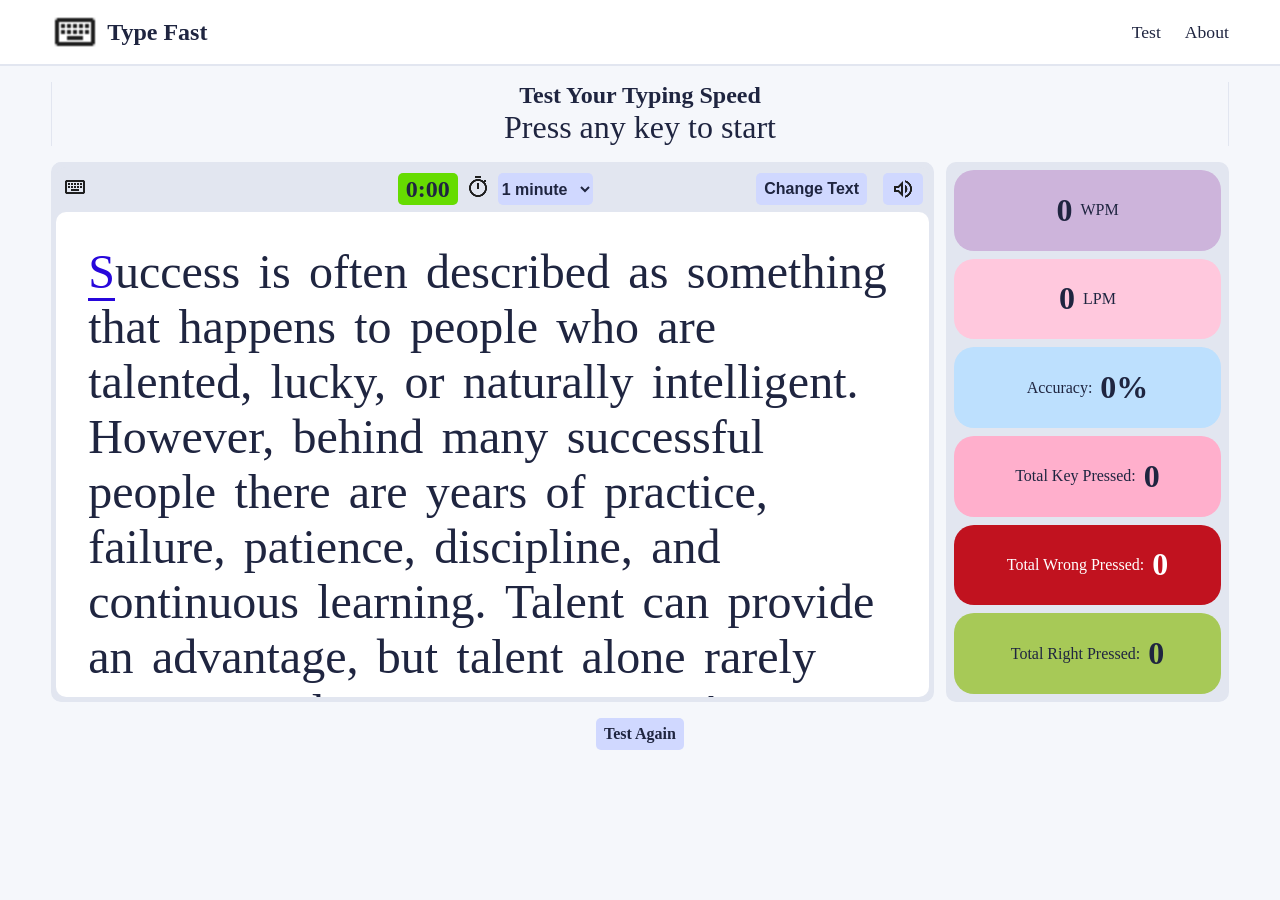
<file: index.html>
<!DOCTYPE html>
<html lang="en">

<head>
    <meta charset="UTF-8">
    <meta name="viewport" content="width=device-width, initial-scale=1.0">
    <title>Test Your typing Speed</title>
    <meta name="description" content="Typing Speed Tester | Test Your Typing Speed | Best Typing Speed Tester">

    <link rel="apple-touch-icon" sizes="180x180" href="images/favicon/apple-touch-icon.png">
    <link rel="icon" type="image/png" sizes="32x32" href="images/favicon//favicon-32x32.png">
    <link rel="icon" type="image/png" sizes="16x16" href="images/favicon//favicon-16x16.png">
    <link rel="manifest" href="images/favicon//site.webmanifest">

    <link rel="stylesheet" href="style.css">

</head>

<body>
    <header>
        <nav>
            <ul>
                <li id="main-logo">
                    <h1><img src="images/logo.png" alt="logo"> Type Fast</h1>
                </li>
                <li><a href="index.html">Test</a></li>
                <li><a href="about.html">About</a></li>
                <!-- <li>
                    <button><img src="images/light_mode.png" alt=""></button>
                    <button><img src="images/dark_mode.png" alt=""></button>
                </li> -->
            </ul>
        </nav>
    </header>

    <main>
        <section id="hero-section">
            <h2>Test Your Typing Speed</h2>
            <p>Press any key to start</p>
        </section>

        <section id="app-container">
            <section id="typing">
                <div id="typing-head">
                    <ul>
                        <li id="logo"><img src="images/logo.png" alt="logo"></li>
                        <li id="dropdown">
                            <P id="timer">0:00</P>
                            <label for="time-select"><img src="images/timer.png" alt=""></label>
                            <select name="time-select" id="time-select">
                                <option value="60">1 minute</option>
                                <option value="120">2 minutes</option>
                                <option value="180">3 minutes</option>
                                <option value="300">5 minutes</option>
                            </select>
                        </li>
                        <li><button id="change-btn" onclick="changeText()">Change Text</button></li>
                        <li>
                            <div id="sound-btn" onclick="toggleSound()">
                                <img src="images/sound_on.png" alt="sound-on">
                                <!-- <img src="images/sound_off.png" alt="sound-off"> -->
                            </div>
                        </li>
                    </ul>
                </div>
                <div id="typing-body" disabled>
                    <p id="text-container" disabled>
                        <!-- from js -->
                    </p>
                </div>
            </section>

            <aside id="result-section">
                <div id="wpm" class="result-card">
                    <p class="result">0</p>
                    <p>WPM</p>
                </div>
                <div id="lpm" class="result-card">
                    <p class="result">0</p>
                    <p>LPM</p>
                </div>
                <div id="accuracy" class="result-card">
                    <p>Accuracy:</p>
                    <p class="result">0%</p>
                </div>
                <div id="total-key" class="result-card">
                    <p>Total Key Pressed:</p>
                    <p class="result">0</p>
                </div>
                <div id="wrong-key" class="result-card">
                    <p>Total Wrong Pressed:</p>
                    <p class="result">0</p>
                </div>
                <div id="right-key" class="result-card">
                    <p>Total Right Pressed:</p>
                    <p class="result">0</p>
                </div>
            </aside>
        </section>


        <div id="again-btn">
            <div id="tst-Btn" onclick="testAgain()">Test Again</div>
        </div>

    </main>

    <!-- <button onclick="start()">start</button> -->
    
    <script src="script.js"></script>
</body>

</html>
</file>
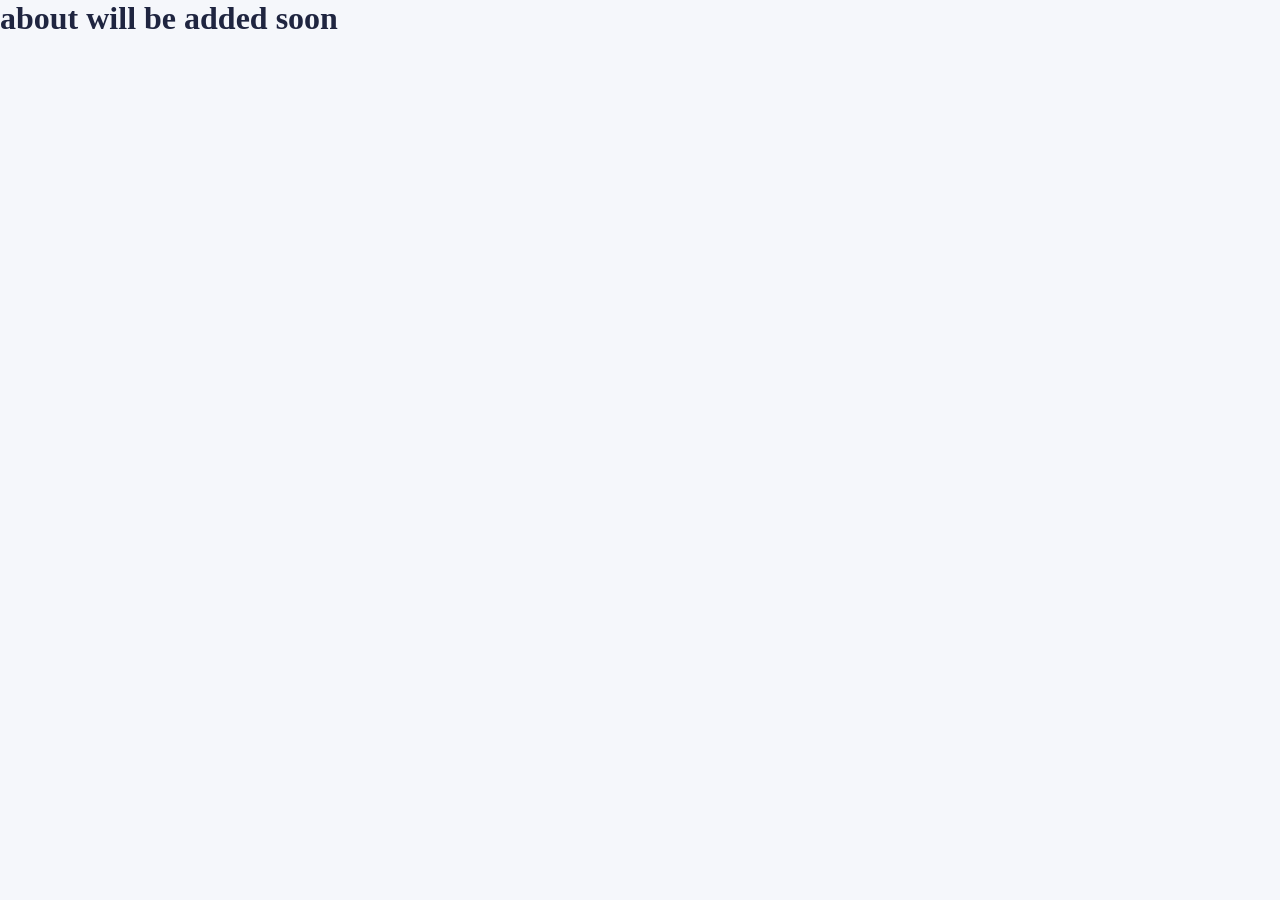
<file: about.html>
<!DOCTYPE html>
<html lang="en">
<head>
    <meta charset="UTF-8">
    <meta name="viewport" content="width=device-width, initial-scale=1.0">
    <title>Typing Speed Test</title>
    <link rel="stylesheet" href="style.css">
</head>
<body>
    <h1>
        about will be added soon
    </h1>
    <!-- 
    the problem i faced and new learnings

    * auto scroll was very tough to implement 
    * i learned how to use offsetTop property to get the position of an element relative to the top of the offsetParent node.
    * looping thwough the word, and mark them correct or wrong was big pain 
    *reset was tough there is a lot of variables
    * backspace feature was tough to implement 
    * tracking word count and letter count was tough because we have backspace feature too.
    -->
</body>
</html>
</file>
<file: style.css>
:root {
    --color-bg: #f5f7fb;
    --color-surface: #ffffff;
    --color-text: #1f2540;
    --color-primary: #4f6ef7;
    --color-correct: #22a06b;
    --color-wrong: #e5484d;
    --color-border: #e2e6f0;
    --color-svg: #0f1220;
    --color-btn: #d0d8ff;
}

:root[data-theme="dark"] {
    --color-bg: #0f1220;
    --color-surface: #1a2036;
    --color-text: #e6e9f5;
    --color-primary: #7b93ff;
    --color-correct: #4ade9a;
    --color-wrong: #ff6b70;
    --color-border: #262d4a;
    --color-svg: #e6e9f5;
}

*{
    margin: 0;
    padding: 0;
    box-sizing: border-box;
}

body{
    background-color: var(--color-bg);
    color: var(--color-text);
}

/* navbar starts */
header{
    background-color: var(--color-surface);
    border-bottom: solid 2px var(--color-border);
    padding: .5rem 0;
    position: sticky;
    top: 0;
    z-index: 100;
}

header nav ul{
    display: flex;
    list-style-type: none;
    align-items: center;
    justify-content: space-between;
    gap: 1.5rem;
    margin: 0 4%;
    

    #main-logo{
        margin-right: auto;
        h1{
            display: flex;
            align-items: center;
            gap: 0.5rem;
        }
        img{
            width: 3rem;
        }
    }
    a{
        text-decoration: none;
        color: var(--color-text);
        font-size: 1.1rem;
    }
    button{
        border: none;
        padding: 5px;
        border-radius: 20%;
        display: flex;
        justify-content: center;
        align-items: center;
    }
}
/* navbar ends */




/* main starts here */
main #hero-section{
    margin: 1rem 4%;
    display: flex;
    flex-direction: column;
    align-items: center;
    border-left: solid 1px var(--color-border);
    border-right: solid 1px var(--color-border);
    p{
        font-size: 2rem;
    }
}

#app-container{
    margin: 0 4%;
    display: grid;
    grid-template-columns:  auto 24%;
    gap: 1%;
}

#typing{
    height: 60dvh;
    background-color: var(--color-border);
    border-radius: 10px;
    border: solid 5px var(--color-border);

    display: flex;
    flex-direction: column;
    z-index: 5;
}

#typing #typing-head ul{
    display: flex;
    align-items: center;
    justify-content: space-between;
    gap: 1rem;

    padding: 0.4rem;
    list-style-type: none;
    background-color: var(--color-border);
    border-top-left-radius: 10px;
    border-top-right-radius: 10px;

    #logo{
        margin-right: auto;
    }
    button, #sound-btn{
        height: 2rem;
        padding: .2rem .5rem;
        border: none;
        border-radius: 5px;
        background-color: var(--color-btn);
        font-size: 1rem;
        font-weight: 900;
        color: var(--color-text);
        cursor: pointer;
        focus{
            outline: none;
        }
    }
    button[disabled]{
        opacity: 0.5;
        cursor: not-allowed;
    }
    #dropdown{
        margin: auto;
        display: flex;
        justify-content: center;
        align-items: center;
        gap: .5rem;
        
        P{
            display: flex;
            justify-content: center;
            align-items: center;

            height: 2rem;
            padding: .2rem .5rem;
            border: none;
            border-radius: 5px;
            background-color: rgb(102 ,220 ,1 , 1);
            font-size: 1.5rem;
            font-weight: 900;
            color: var(--color-text);
        }
        select{
            height: 2rem;
            border: none;
            border-radius: 5px;
            outline: none;
            background-color:var(--color-btn);
            font-size: 1rem;
            font-weight: 900;
            color: var(--color-text);
            cursor: pointer;
        }
        select option{
            outline: none;
            background-color: var(--color-btn);
            color: var(--color-text);
            margin: 2px;
            border-radius: 10px;
        }
        select option:hover {
            background-color: #aab6f5;
            color: #20233a;
        }
    }
}

#typing #typing-body{
    flex-grow: 1;
    background-color: var(--color-surface);
    border-radius: 10px;
    overflow: auto;
    scrollbar-width: none;
    font-size: 3rem;
    padding: 2rem;
}


#typing #typing-body p{
    .active{
        color: rgb(39, 7, 219);
        border-bottom: solid 3px rgb(39, 7, 219);
    }

    .passed{
        color: green;
    }

    .wrong{
        color: red;
        /* border-bottom: solid 3px red; */
    }
    .wrong.space{
        color: red;
        border-bottom: solid 3px red;
    }
    .space{
        padding: 0 0.2rem;
    }


}


#result-section{
    height: 60dvh;
    display: grid;
    gap: .5rem;
    grid-template-columns: auto;
    padding: .5rem;
    background-color: var(--color-border);
    border-radius: 10px;
    z-index: 0;
}

.result-card{
    background-color: var(--color-surface);
    border-radius: 20px;
    display: flex;
    gap: .5rem;
    justify-content: center;
    align-items: center;
    background-color: var(--color-btn);
    z-index: inherit;

    .result{
        font-size: 2rem;
        font-weight: 900;
        z-index: inherit;
    }
}

#wpm{
    background-color: #cdb4db;
}

#lpm{
    background-color: #ffc8dd;
}

#accuracy{
    background-color: #bde0fe;
}

#total-key{
    background-color: #ffafcc;
}


#wrong-key{
    background-color: #c1121f;
    color: white;
}

#right-key{
    background-color: #a7c957;
}


#again-btn{
    display: flex;
    justify-content: center;
    align-items: center;
    margin: 1rem 0;

    #tst-Btn{
        display: flex;
        justify-content: center;
        align-items: center;

        height: 2rem;
        padding: .2rem .5rem;
        border: none;
        border-radius: 5px;
        background-color:var(--color-btn);
        font-size: 1rem;
        font-weight: 900;
        color: var(--color-text);
        cursor: pointer;
        focus{
            outline: none;
        }
    }
}

/* main ends here */
</file>
